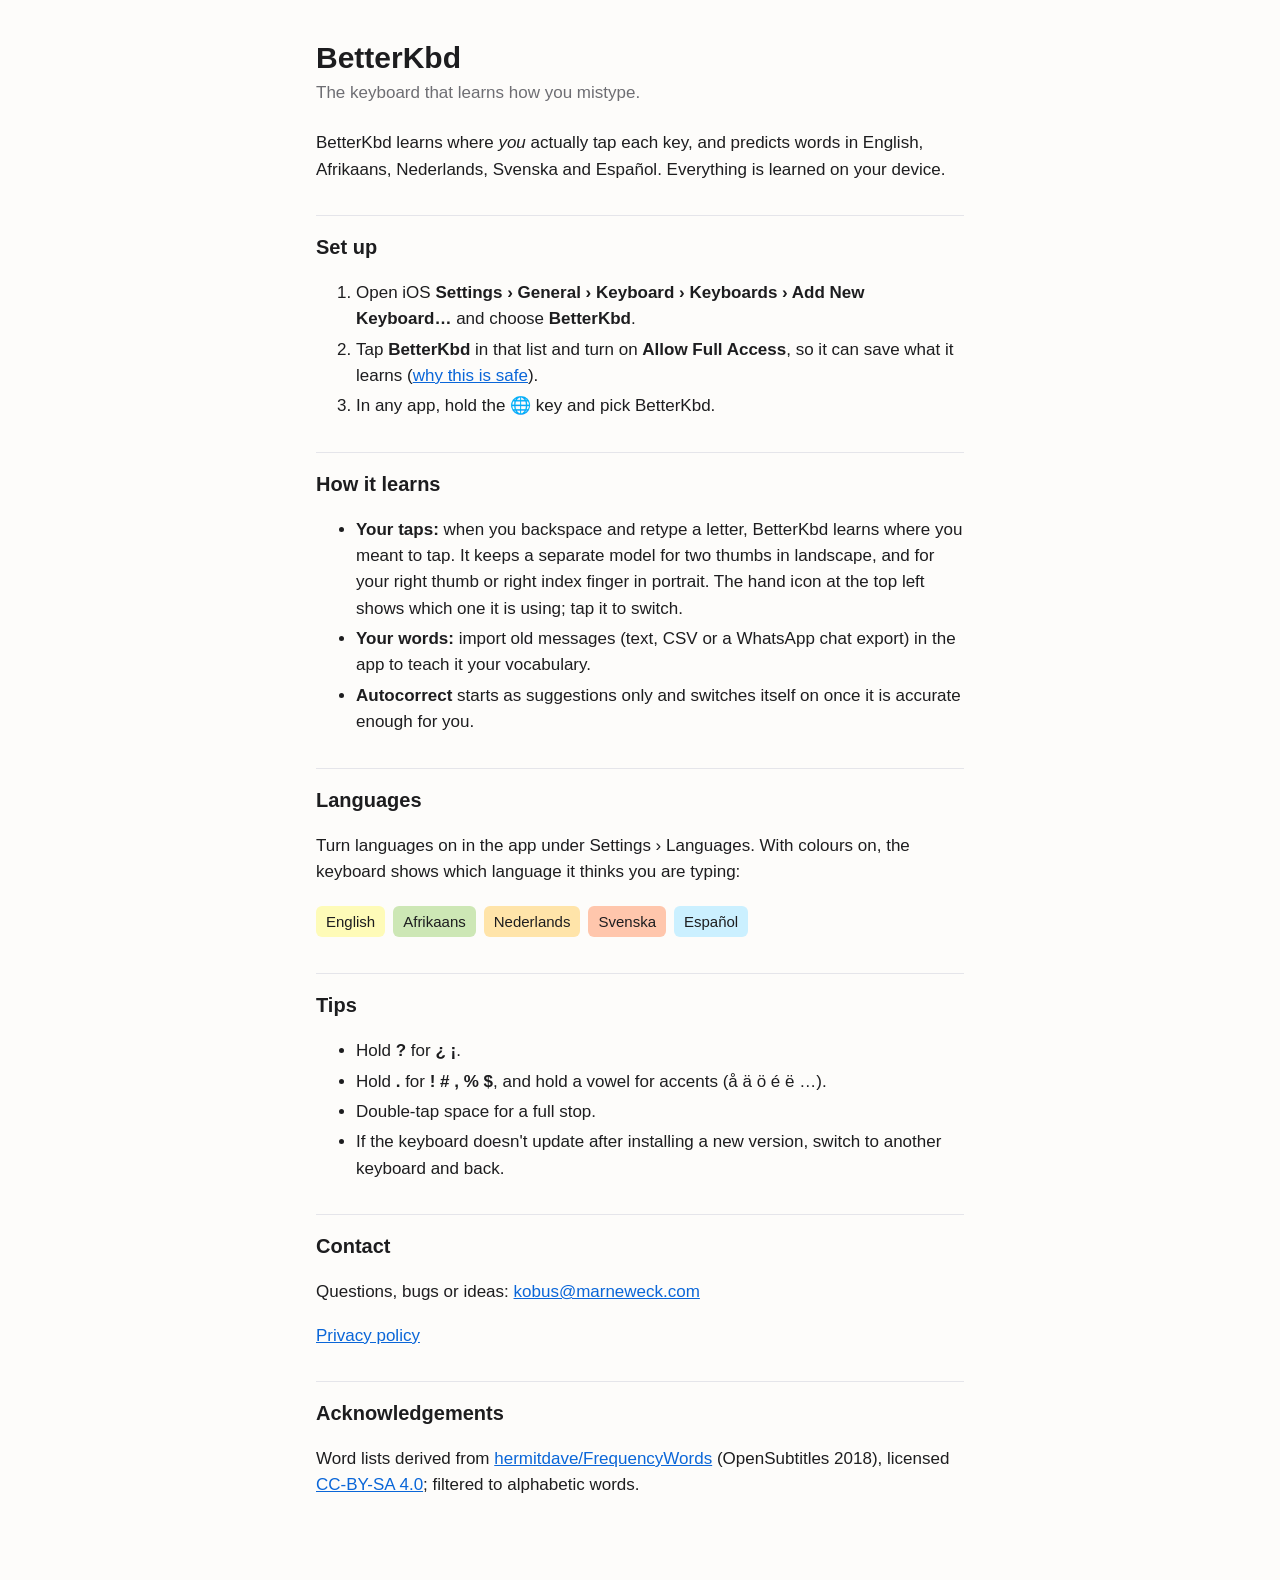
<file: index.html>
<!doctype html>
<html lang="en">
<head>
<meta charset="utf-8">
<meta name="viewport" content="width=device-width, initial-scale=1">
<title>BetterKbd Support</title>
<link rel="stylesheet" href="style.css">
</head>
<body>
<main>
<h1>BetterKbd</h1>
<p class="meta">The keyboard that learns how you mistype.</p>

<p>BetterKbd learns where <em>you</em> actually tap each key, and predicts words in
English, Afrikaans, Nederlands, Svenska and Español. Everything is learned on your
device.</p>

<h2>Set up</h2>
<ol>
  <li>Open iOS <strong>Settings › General › Keyboard › Keyboards › Add New
  Keyboard…</strong> and choose <strong>BetterKbd</strong>.</li>
  <li>Tap <strong>BetterKbd</strong> in that list and turn on <strong>Allow Full
  Access</strong>, so it can save what it learns
  (<a href="privacy.html">why this is safe</a>).</li>
  <li>In any app, hold the 🌐 key and pick BetterKbd.</li>
</ol>

<h2>How it learns</h2>
<ul>
  <li><strong>Your taps:</strong> when you backspace and retype a letter, BetterKbd
  learns where you meant to tap. It keeps a separate model for two thumbs in
  landscape, and for your right thumb or right index finger in portrait. The hand
  icon at the top left shows which one it is using; tap it to switch.</li>
  <li><strong>Your words:</strong> import old messages (text, CSV or a WhatsApp chat
  export) in the app to teach it your vocabulary.</li>
  <li><strong>Autocorrect</strong> starts as suggestions only and switches itself on
  once it is accurate enough for you.</li>
</ul>

<h2>Languages</h2>
<p>Turn languages on in the app under Settings › Languages. With colours on, the
keyboard shows which language it thinks you are typing:</p>
<ul class="swatches">
  <li style="background:#FEFBB8">English</li>
  <li style="background:#CDE7B5">Afrikaans</li>
  <li style="background:#FFE4A9">Nederlands</li>
  <li style="background:#FFC6AC">Svenska</li>
  <li style="background:#CBF0FF">Español</li>
</ul>

<h2>Tips</h2>
<ul>
  <li>Hold <strong>?</strong> for <strong>¿ ¡</strong>.</li>
  <li>Hold <strong>.</strong> for <strong>! # , % $</strong>, and hold a vowel for
  accents (å ä ö é ë …).</li>
  <li>Double-tap space for a full stop.</li>
  <li>If the keyboard doesn't update after installing a new version, switch to
  another keyboard and back.</li>
</ul>

<h2>Contact</h2>
<p>Questions, bugs or ideas: <a href="mailto:kobus@marneweck.com">kobus@marneweck.com</a></p>
<p><a href="privacy.html">Privacy policy</a></p>

<h2>Acknowledgements</h2>
<p>Word lists derived from
<a href="https://github.com/hermitdave/FrequencyWords">hermitdave/FrequencyWords</a>
(OpenSubtitles 2018), licensed
<a href="https://creativecommons.org/licenses/by-sa/4.0/">CC-BY-SA 4.0</a>;
filtered to alphabetic words.</p>
</main>
</body>
</html>
</file>
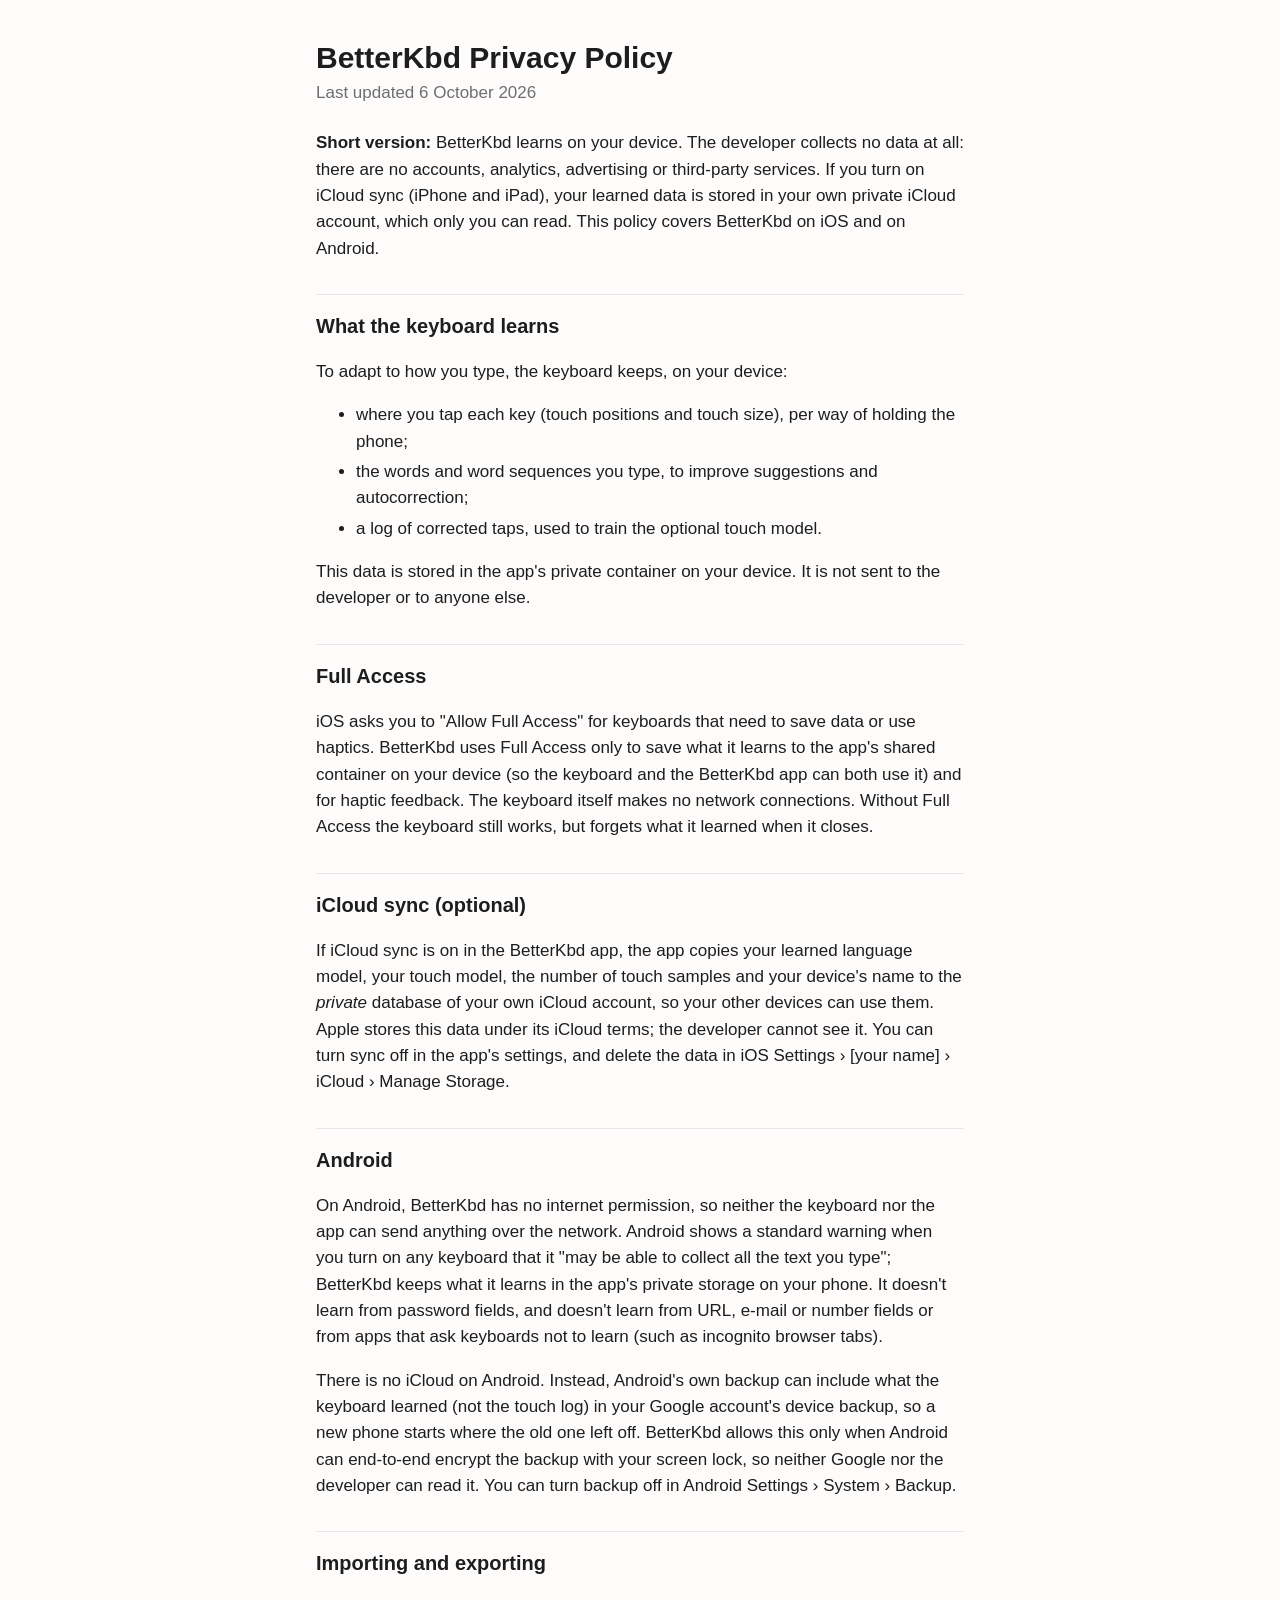
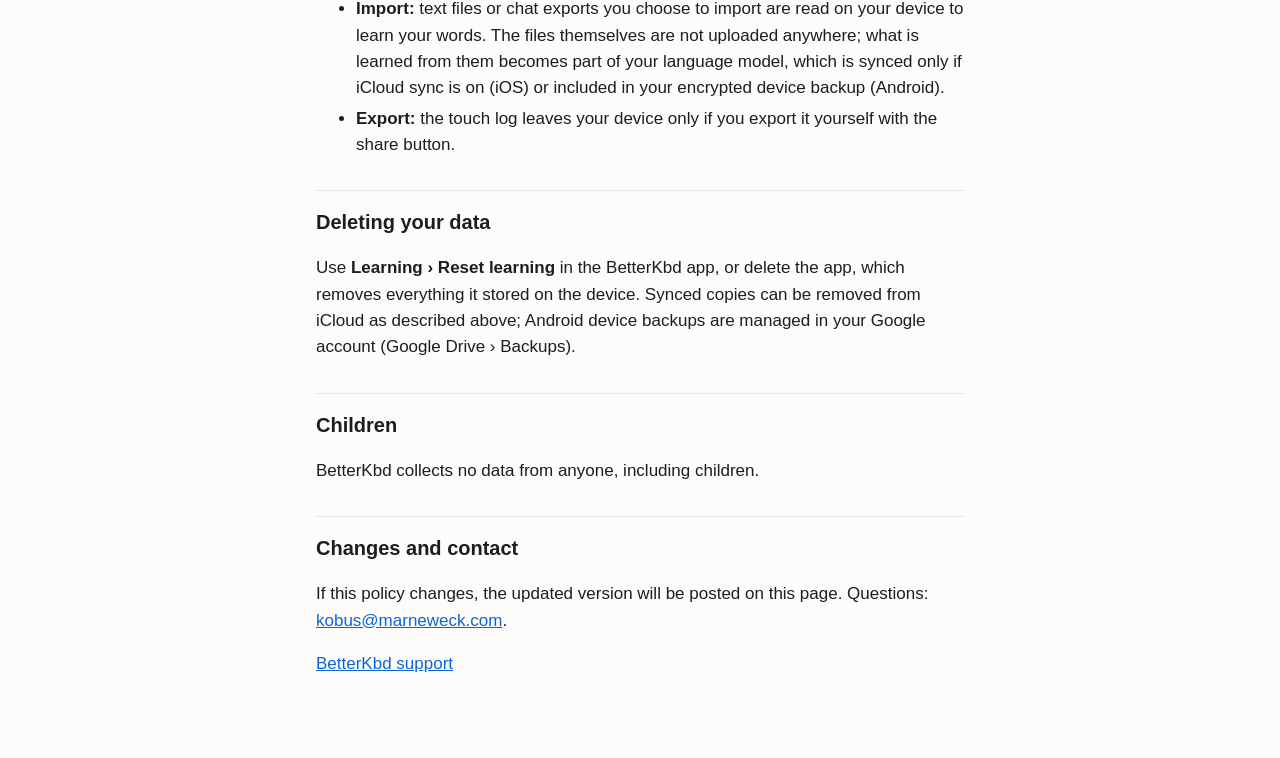
<file: privacy.html>
<!doctype html>
<html lang="en">
<head>
<meta charset="utf-8">
<meta name="viewport" content="width=device-width, initial-scale=1">
<title>BetterKbd Privacy Policy</title>
<link rel="stylesheet" href="style.css">
</head>
<body>
<main>
<h1>BetterKbd Privacy Policy</h1>
<p class="meta">Last updated 6 October 2026</p>

<p><strong>Short version:</strong> BetterKbd learns on your device. The developer
collects no data at all: there are no accounts, analytics, advertising or
third-party services. If you turn on iCloud sync (iPhone and iPad), your learned
data is stored in your own private iCloud account, which only you can read. This
policy covers BetterKbd on iOS and on Android.</p>

<h2>What the keyboard learns</h2>
<p>To adapt to how you type, the keyboard keeps, on your device:</p>
<ul>
  <li>where you tap each key (touch positions and touch size), per way of holding
  the phone;</li>
  <li>the words and word sequences you type, to improve suggestions and
  autocorrection;</li>
  <li>a log of corrected taps, used to train the optional touch model.</li>
</ul>
<p>This data is stored in the app's private container on your device. It is not
sent to the developer or to anyone else.</p>

<h2>Full Access</h2>
<p>iOS asks you to "Allow Full Access" for keyboards that need to save data or
use haptics. BetterKbd uses Full Access only to save what it learns to the
app's shared container on your device (so the keyboard and the BetterKbd app
can both use it) and for haptic feedback. The keyboard itself makes no network
connections. Without Full Access the keyboard still works, but forgets what it
learned when it closes.</p>

<h2>iCloud sync (optional)</h2>
<p>If iCloud sync is on in the BetterKbd app, the app copies your learned
language model, your touch model, the number of touch samples and your device's
name to the <em>private</em> database of your own iCloud account, so your other
devices can use them. Apple stores this data under its iCloud terms; the
developer cannot see it. You can turn sync off in the app's settings, and delete
the data in iOS Settings › [your name] › iCloud › Manage Storage.</p>

<h2>Android</h2>
<p>On Android, BetterKbd has no internet permission, so neither the keyboard nor
the app can send anything over the network. Android shows a standard warning
when you turn on any keyboard that it "may be able to collect all the text you
type"; BetterKbd keeps what it learns in the app's private storage on your
phone. It doesn't learn from password fields, and doesn't learn from URL,
e-mail or number fields or from apps that ask keyboards not to learn (such as
incognito browser tabs).</p>
<p>There is no iCloud on Android. Instead, Android's own backup can include what
the keyboard learned (not the touch log) in your Google account's device
backup, so a new phone starts where the old one left off. BetterKbd allows this
only when Android can end-to-end encrypt the backup with your screen lock, so
neither Google nor the developer can read it. You can turn backup off in
Android Settings › System › Backup.</p>

<h2>Importing and exporting</h2>
<ul>
  <li><strong>Import:</strong> text files or chat exports you choose to import are
  read on your device to learn your words. The files themselves are not uploaded
  anywhere; what is learned from them becomes part of your language model, which
  is synced only if iCloud sync is on (iOS) or included in your encrypted
  device backup (Android).</li>
  <li><strong>Export:</strong> the touch log leaves your device only if you export
  it yourself with the share button.</li>
</ul>

<h2>Deleting your data</h2>
<p>Use <strong>Learning › Reset learning</strong> in the BetterKbd app, or delete the app, which removes
everything it stored on the device. Synced copies can be removed from iCloud as
described above; Android device backups are managed in your Google account
(Google Drive › Backups).</p>

<h2>Children</h2>
<p>BetterKbd collects no data from anyone, including children.</p>

<h2>Changes and contact</h2>
<p>If this policy changes, the updated version will be posted on this page.
Questions: <a href="mailto:kobus@marneweck.com">kobus@marneweck.com</a>.</p>
<p><a href="index.html">BetterKbd support</a></p>
</main>
</body>
</html>
</file>
<file: style.css>
:root { --bg: #fdfcfa; --fg: #1d1d1f; --muted: #6e6e73; --link: #0a66d8; --rule: #e5e5ea; }
@media (prefers-color-scheme: dark) {
  :root { --bg: #111113; --fg: #f2f2f7; --muted: #a1a1a6; --link: #6aa9ff; --rule: #2c2c2e; }
}
* { box-sizing: border-box; }
body { margin: 0; background: var(--bg); color: var(--fg);
  font: 17px/1.55 -apple-system, BlinkMacSystemFont, "Segoe UI", Roboto, sans-serif; }
main { max-width: 680px; margin: 0 auto; padding: 40px 16px 64px; }
h1 { font-size: 30px; line-height: 1.2; margin: 0 0 4px; }
h2 { font-size: 20px; margin: 32px 0 8px; padding-top: 16px; border-top: 1px solid var(--rule); }
.meta { color: var(--muted); margin: 0 0 24px; }
a { color: var(--link); }
li { margin: 4px 0; }
.swatches { display: flex; gap: 8px; flex-wrap: wrap; padding: 0; list-style: none; }
.swatches li { padding: 4px 10px; border-radius: 6px; color: #1d1d1f; font-size: 15px; }
</file>
